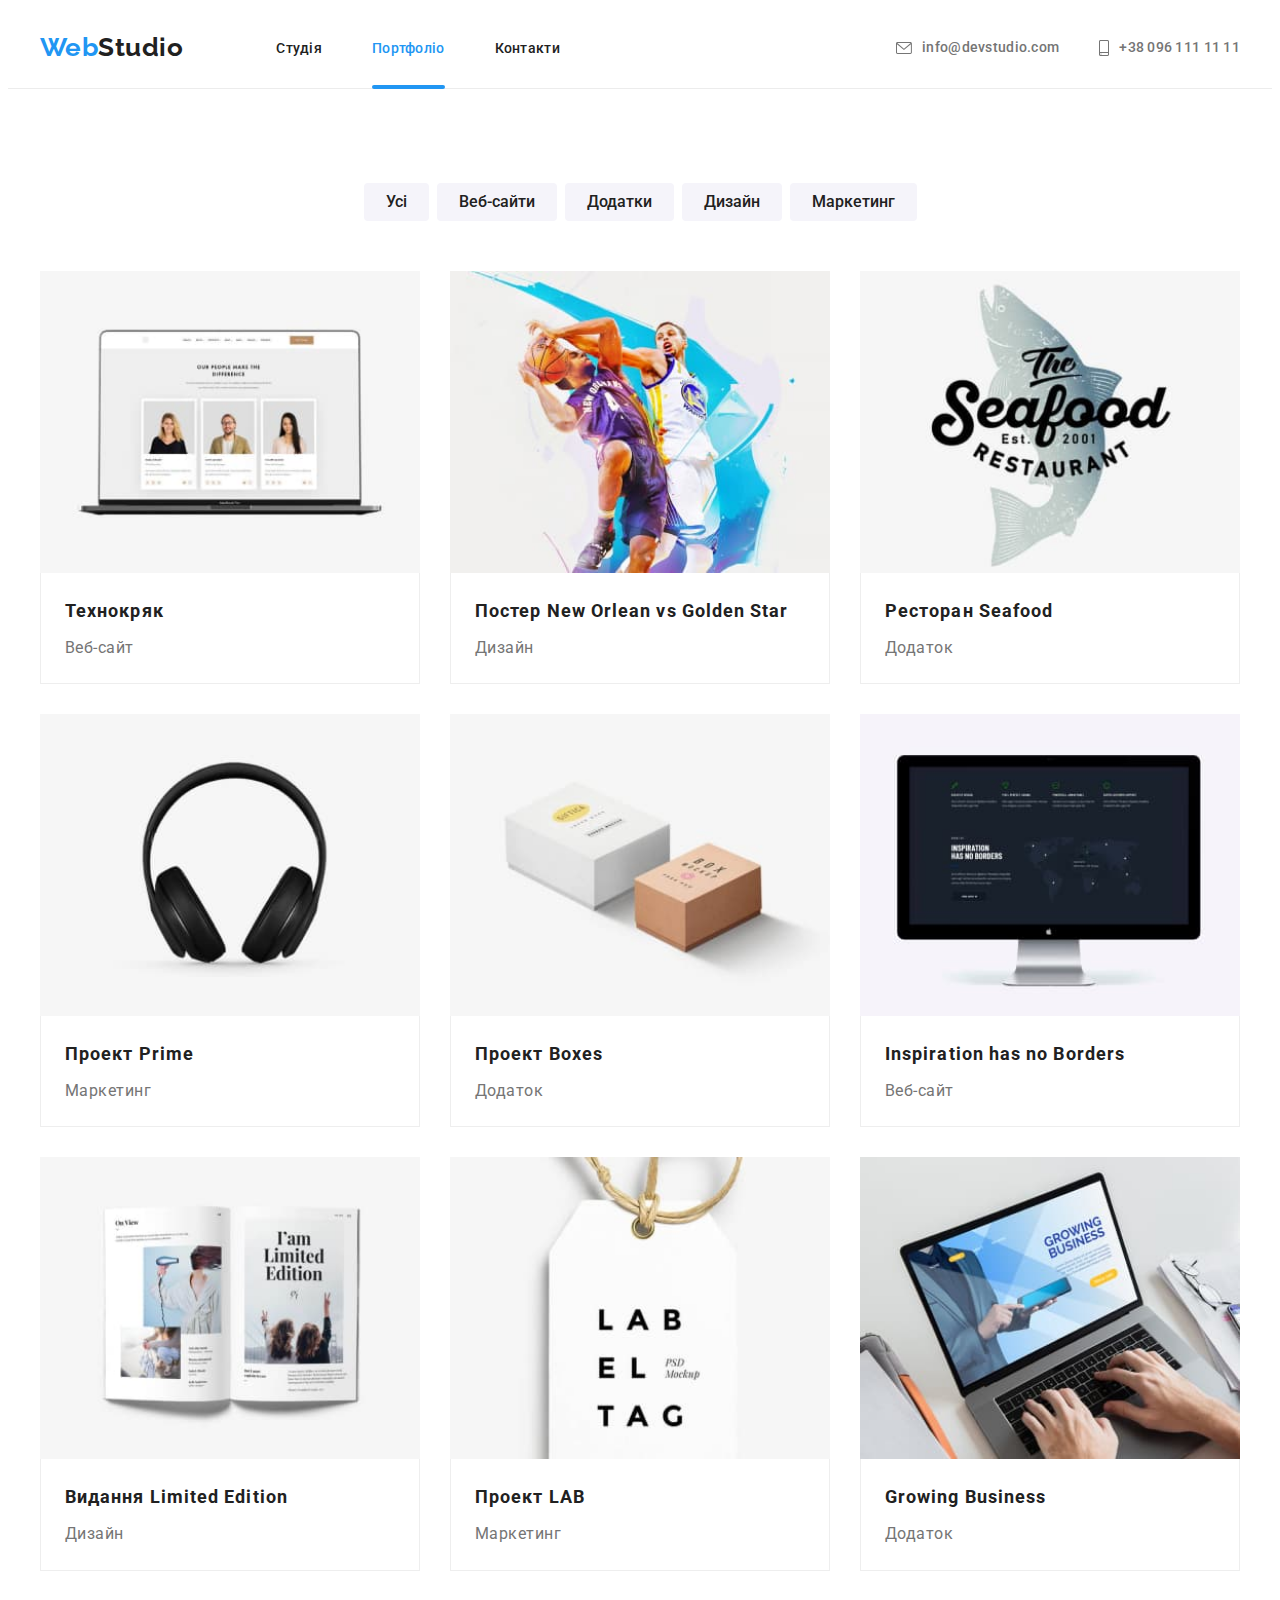
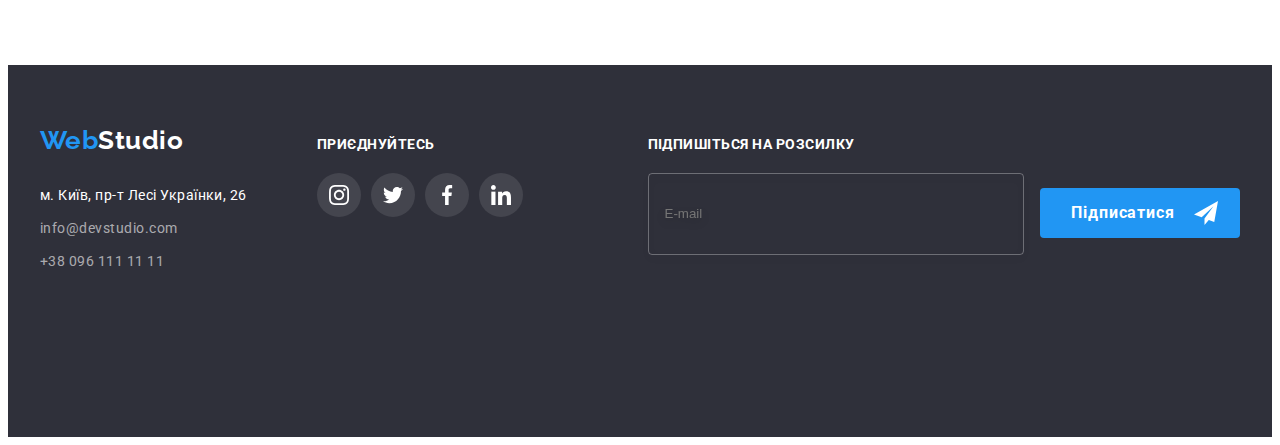
<file: portfolio.html>
<!DOCTYPE html>
<html lang="uk">
  <head>
    <meta charset="UTF-8" />
    <meta http-equiv="X-UA-Compatible" content="IE=edge" />
    <meta name="viewport" content="width=device-width, initial-scale=1.0" />
    <title>Портфоліо</title>
    <link rel="stylesheet" href="https://fonts.googleapis.com/css2?family=Raleway:wght@700&family=Roboto:wght@400;500;700;900&display=swap" />
    <link
      rel="stylesheet"
      href="https://cdnjs.cloudflare.com/ajax/libs/modern-normalize/1.1.0/modern-normalize.min.css"
      integrity="sha512-wpPYUAdjBVSE4KJnH1VR1HeZfpl1ub8YT/NKx4PuQ5NmX2tKuGu6U/JRp5y+Y8XG2tV+wKQpNHVUX03MfMFn9Q=="
      crossorigin="anonymous"
      referrerpolicy="no-referrer"
    />
    <link rel="stylesheet" href="./css/main.min.css" />
  </head>
  <body>
    <header class="header">
      <div class="container">
        <div class="header__container">
          <nav class="header__flex">
            <a lang="en" href="./index.html" class="logo">Web<span class="logo logo--accent">Studio</span></a>
            <ul class="header__nav">
              <li><a class="header__link" href="./index.html">Студія</a></li>
              <li><a class="header__link header__link--current" href="./portfolio.html">Портфоліо</a></li>
              <li><a class="header__link" href="#">Контакти</a></li>
            </ul>
          </nav>
          <ul class="header__contact">
            <li>
              <a class="header__contact-link" lang="en" href="mailto:info@devstudio.com">
                <svg width="16" height="12" class="mail">
                  <use href="./images/icons.svg#icon-envelope"></use>
                </svg>
                info@devstudio.com</a
              >
            </li>
            <li>
              <a class="header__contact-link" href="tel:+30961111111">
                <svg width="10" height="16" class="smartph">
                  <use href="./images/icons.svg#icon-phone"></use>
                </svg>
                +38 096 111 11 11
              </a>
            </li>
          </ul>
        </div>
      </div>
    </header>

    <main>
      <section class="main">
        <div class="container">
          <h1 hidden>Фільтри та портфоліо</h1>
          <ul class="main__list">
            <li>
              <button type="button" class="main__button">Усі</button>
            </li>
            <li>
              <button type="button" class="main__button">Веб-сайти</button>
            </li>
            <li>
              <button type="button" class="main__button">Додатки</button>
            </li>
            <li>
              <button type="button" class="main__button">Дизайн</button>
            </li>
            <li>
              <button type="button" class="main__button">Маркетинг</button>
            </li>
          </ul>
          <ul class="portfolio">
            <li class="card">
              <a href="">
                <div class="card__container">
                  <div class="card__text-overlay">
                    <p>Ресурс пропонує комплексні пропозиції з різним рівнем функціоналу та сервісів. Все це дозволить відвідувачу отримати вичерпні відомості про компанію чи приватну особу.</p>
                  </div>
                  <img class="card__img" src="./images/laptop_with_persons.jpg" alt="Ноутбук з фото-картками персоналу" width="370" />
                </div>
                <div class="card__text">
                  <h2 class="card__title">Технокряк</h2>
                  <p class="card__sub">Веб-сайт</p>
                </div>
              </a>
            </li>

            <li class="card">
              <a href="">
                <div class="card__container">
                  <div class="card__text-overlay">
                    <p>Ресурс пропонує комплексні пропозиції з різним рівнем функціоналу та сервісів. Все це дозволить відвідувачу отримати вичерпні відомості про компанію чи приватну особу.</p>
                  </div>
                  <img class="card__img" src="./images/basketball_players.jpg" alt="Хлопці, котрі грають у баскетбол" width="370" />
                </div>
                <div class="card__text">
                  <h2 class="card__title">Постер New Orlean vs Golden Star</h2>
                  <p class="card__sub">Дизайн</p>
                </div>
              </a>
            </li>

            <li class="card">
              <a href="">
                <div class="card__container">
                  <div class="card__text-overlay">
                    <p>Ресурс пропонує комплексні пропозиції з різним рівнем функціоналу та сервісів. Все це дозволить відвідувачу отримати вичерпні відомості про компанію чи приватну особу.</p>
                  </div>
                  <img class="card__img" src="./images/fish.jpg" alt="Риба на задньому фоні з назвою ресторана на передньому фоні" width="370" />
                </div>
                <div class="card__text">
                  <h2 class="card__title">Ресторан Seafood</h2>
                  <p class="card__sub">Додаток</p>
                </div>
              </a>
            </li>

            <li class="card">
              <a href="">
                <div class="card__container">
                  <div class="card__text-overlay">
                    <p>Ресурс пропонує комплексні пропозиції з різним рівнем функціоналу та сервісів. Все це дозволить відвідувачу отримати вичерпні відомості про компанію чи приватну особу.</p>
                  </div>

                  <img class="card__img" src="./images/headphones.jpg" alt="Накладні навушники" width="370" />
                </div>
                <div class="card__text">
                  <h2 class="card__title">Проект Prime</h2>
                  <p class="card__sub">Маркетинг</p>
                </div>
              </a>
            </li>

            <li class="card">
              <a href="">
                <div class="card__container">
                  <div class="card__text-overlay">
                    <p>Ресурс пропонує комплексні пропозиції з різним рівнем функціоналу та сервісів. Все це дозволить відвідувачу отримати вичерпні відомості про компанію чи приватну особу.</p>
                  </div>
                  <img class="card__img" src="./images/boxes.jpg" alt="Дві коробки різних розмірів" width="370" />
                </div>
                <div class="card__text">
                  <h2 class="card__title">Проект Boxes</h2>
                  <p class="card__sub">Додаток</p>
                </div>
              </a>
            </li>

            <li class="card">
              <a href="">
                <div class="card__container">
                  <div class="card__text-overlay">
                    <p>Ресурс пропонує комплексні пропозиції з різним рівнем функціоналу та сервісів. Все це дозволить відвідувачу отримати вичерпні відомості про компанію чи приватну особу.</p>
                  </div>
                  <img class="card__img" src="./images/the_stationary_screen.jpg" alt="Стіціонарний монітор з відкритою програмою" width="370" />
                </div>
                <div class="card__text">
                  <h2 class="card__title">Inspiration has no Borders</h2>
                  <p class="card__sub">Веб-сайт</p>
                </div>
              </a>
            </li>

            <li class="card">
              <a href="">
                <div class="card__container">
                  <div class="card__text-overlay">
                    <p>Ресурс пропонує комплексні пропозиції з різним рівнем функціоналу та сервісів. Все це дозволить відвідувачу отримати вичерпні відомості про компанію чи приватну особу.</p>
                  </div>
                  <img class="card__img" src="./images/magazine.jpg" alt="Розгорнутий журнал за статтею" width="370" />
                </div>
                <div class="card__text">
                  <h2 class="card__title">Видання Limited Edition</h2>
                  <p class="card__sub">Дизайн</p>
                </div>
              </a>
            </li>

            <li class="card">
              <a href="">
                <div class="card__container">
                  <div class="card__text-overlay">
                    <p>Ресурс пропонує комплексні пропозиції з різним рівнем функціоналу та сервісів. Все це дозволить відвідувачу отримати вичерпні відомості про компанію чи приватну особу.</p>
                  </div>
                  <img class="card__img" src="./images/tag.jpg" alt="Біла бірка з чорним надписом" width="370" />
                </div>
                <div class="card__text">
                  <h2 class="card__title">Проект LAB</h2>
                  <p class="card__sub">Маркетинг</p>
                </div>
              </a>
            </li>

            <li class="card">
              <a href="">
                <div class="card__container">
                  <div class="card__text-overlay">
                    <p>Ресурс пропонує комплексні пропозиції з різним рівнем функціоналу та сервісів. Все це дозволить відвідувачу отримати вичерпні відомості про компанію чи приватну особу.</p>
                  </div>
                  <img class="card__img" src="./images/laptop_and_hands.jpg" alt="Чоловічі руки набирають текст на клавіатурі ноутбука" width="370" />
                </div>
                <div class="card__text">
                  <h2 class="card__title">Growing Business</h2>
                  <p class="card__sub">Додаток</p>
                </div>
              </a>
            </li>
          </ul>
        </div>
      </section>
    </main>

    <footer class="footer">
      <div class="container">
        <div class="footer__flex">
          <div class="footer__logo">
            <a class="logo" lang="en" href="./index.html">Web<span class="logo logo--footer">Studio</span></a>
            <address class="address">
              <ul class="address__list">
                <li class="address__link">
                  <a class="address__map" href="https://goo.gl/maps/CPtrU1FHBa2aNyZL9" target="_blank" rel="noopener noreferrer nofollow">м. Київ, пр-т Лесі Українки, 26</a>
                </li>
                <li class="address__link">
                  <a class="address__contact" lang="en" href="mailto:info@devstudio.com">info@devstudio.com</a>
                </li>
                <li>
                  <a class="address__contact" href="tel:+380961111111">+38 096 111 11 11</a>
                </li>
              </ul>
            </address>
          </div>
          <div class="footer__socials">
            <p class="footer__p">приєднуйтесь</p>

            <ul class="social">
              <li class="social__items">
                <a class="social__footer" href="#">
                  <svg class="social-icons" width="20" height="20">
                    <use href="./images/icons.svg#icon-instagram-2"></use>
                  </svg>
                </a>
              </li>
              <li class="social__items">
                <a class="social__footer" href="#">
                  <svg width="20" height="20">
                    <use href="./images/icons.svg#icon-twitter-1"></use>
                  </svg>
                </a>
              </li>
              <li class="social__items">
                <a class="social__footer" href="#">
                  <svg width="20" height="20">
                    <use href="./images/icons.svg#icon-facebook-1"></use>
                  </svg>
                </a>
              </li>
              <li class="social__items">
                <a class="social__footer" href="#">
                  <svg width="20" height="20">
                    <use href="./images/icons.svg#icon-linkedin-1"></use>
                  </svg>
                </a>
              </li>
            </ul>
          </div>
          <div class="subscribes">
            <h2 class="footer__p">Підпишіться на розсилку</h2>

            <form name="form-subscribes" autocomplete="on">
              <label for="email-sub"></label>
              <input class="subscribes__input" id="email-sub" type="email" name="email-sub" placeholder="E-mail" required />
              <button class="subscribes__button" type="submit">
                Підписатися
                <svg class="icon-send" width="24" height="24">
                  <use href="./images/icons.svg#icon-icon-send"></use>
                </svg>
              </button>
            </form>
          </div>
        </div>
      </div>
    </footer>
  </body>
</html>
</file>
<file: css/main.min.css>
:root{--color-primery: #212121;--color-secondary: #757575;--color-accent: #2196f3;--color-white-bgc: #ffffff;--color-around-black-bgc: #2f303a;--color-around-white-bgc: #f5f5f5;--color-gray-bgc: #f5f4fa;--color-additional: #ffffff;--color-additional-second: rgba(255, 255, 255, 0.6);--color-button-accent: #188ce8;--color-icons: #afb1b8;--color-bgc-footer-icons: rgba(255, 255, 255, 0.1)}html{box-sizing:border-box}body{background-color:var(--color-white-bgc);color:var(--color-primery);font-family:Roboto,sans-serif;letter-spacing:.03em}.features,.works,.staff,.clients,.main{padding:94px 0}@media(max-width: 1199px){.features,.works,.staff,.clients,.main{padding:60px 0}}img{width:100%;display:block}.header__nav,.header__contact,.features__list,.works__list,.staff__list,.clients__list,.address__list,.footer__social-list,.main__list,.portfolio{list-style:none;padding:0;margin:0}h1,h2,h3,h4,h5,h6,p{margin:0}ul{margin:0;padding:0;list-style-type:none}a{text-decoration:none}.button{color:var(--color-additional);background-color:var(--color-accent);font-family:inherit;font-weight:700;font-size:16px;line-height:1.88;letter-spacing:.06em;cursor:pointer;padding:10px 24px;border-radius:4px;border:none;transition:background-color 250ms cubic-bezier(0.4, 0, 0.2, 1)}.button:hover,.button:focus{background-color:var(--color-button-accent)}.main__list{display:flex;justify-content:center;margin-bottom:50px;gap:8px}.main__button{color:var(--color-primery);background-color:var(--color-gray-bgc);font-family:inherit;font-weight:500;font-size:16px;line-height:1.62;text-align:center;cursor:pointer;padding:6px 22px;border-radius:4px;border:none;transition:color 250ms cubic-bezier(0.4, 0, 0.2, 1),background-color 250ms cubic-bezier(0.4, 0, 0.2, 1),box-shadow 250ms cubic-bezier(0.4, 0, 0.2, 1)}.main__button:hover,.main__button:focus{color:var(--color-white-bgc);background-color:var(--color-accent);box-shadow:0px 3px 1px rgba(0,0,0,.1),0px 1px 2px rgba(0,0,0,.08),0px 2px 2px rgba(0,0,0,.12)}.features{padding-bottom:0}.features__list{gap:30px}@media(min-width: 768px)and (max-width: 1199px){.features__list{display:flex;flex-wrap:wrap}}@media(min-width: 1200px){.features__list{display:flex;justify-content:center;gap:30px}}.features__card{flex-basis:calc((100% - 30px)/2)}.features__icons{width:270px;height:120px;background-color:var(--color-gray-bgc);margin-bottom:30px;display:flex;align-items:center;justify-content:center;border-radius:4px}@media(max-width: 479px){.features__icons{width:100%;margin-bottom:30px}}@media(max-width: 768px){.features__icons{width:100%;margin-bottom:30px}}@media(min-width: 768px)and (max-width: 1199px){.features__icons{width:100%}}.features__caption{font-weight:700;font-size:14px;line-height:1.14;text-transform:uppercase;width:270px;border-radius:4px;margin-bottom:10px}@media(max-width: 479px){.features__caption{margin-left:auto}}@media(max-width: 480px){.features__caption{margin-left:auto}}.features__p{color:var(--color-secondary);font-weight:normal;font-size:14px;line-height:1.71}@media(max-width: 479px){.features__p{margin-bottom:30px}}@media(min-width: 480px)and (max-width: 767px){.features__p{margin-bottom:30px}}@media(min-width: 768px)and (max-width: 1199px){.features__p{margin-bottom:60px}}.portfolio{display:flex;gap:30px;flex-wrap:wrap}.card{flex-basis:calc((100% - 60px)/3)}.card__container{position:relative;overflow:hidden}.card__text{border:1px solid #eee;border-top:none;padding:20px 24px}.card__title{color:var(--color-primery);font-weight:700;font-size:18px;line-height:2;letter-spacing:.06em;margin-bottom:4px}.card__sub{color:var(--color-secondary);font-weight:400;font-size:16px;line-height:1.9}.card:hover,.card:focus{box-shadow:0px 1px 1px rgba(0,0,0,.12),0px 4px 4px rgba(0,0,0,.06),1px 4px 6px rgba(0,0,0,.16)}.card__text-overlay{position:absolute;left:0;bottom:0;width:100%;height:294px;transform:translateY(101%);transition:transform 250ms cubic-bezier(0.4, 0, 0.2, 1);background:rgba(33,150,243,.9);color:var(--color-additional);font-weight:400;font-size:18px;line-height:1.56;padding:63px 24px}.card:hover .card__text-overlay,.card:focus .card__text-overlay{transform:translateY(0)}.clients__title{font-weight:700;font-size:36px;line-height:1.17;text-align:center;margin-bottom:50px}@media(max-width: 1199px){.clients__title{font-size:28px;line-height:1.18}}.clients__list{display:flex;flex-wrap:wrap;align-items:center;gap:30px}.clients__items{width:170px;height:92px;flex-basis:calc((100% - 150px)/6);align-items:center;justify-content:center}@media(max-width: 479px){.clients__items{flex-basis:calc((100% - 30px)/2)}}@media(min-width: 480px)and (max-width: 768px){.clients__items{flex-basis:calc((100% - 30px)/2)}}@media(min-width: 768px)and (max-width: 1199px){.clients__items{flex-basis:calc((100% - 60px)/3)}}.clients__link{width:100%;height:100%;display:flex;align-items:center;justify-content:center;background-color:var(--color-additional);fill:var(--color-icons);border:1px solid #afb1b8;border-radius:4px;transition:fill 250ms cubic-bezier(0.4, 0, 0.2, 1),border-color 250ms cubic-bezier(0.4, 0, 0.2, 1)}.clients__link:hover,.clients__link:focus{fill:var(--color-accent);border-color:var(--color-accent)}.logo{color:var(--color-accent);text-decoration:none;font-family:raleway,sans-serif;font-weight:700;font-size:26px;line-height:1.19}.logo--accent{color:var(--color-primery)}.logo--footer{color:var(--color-additional);padding:60px 0}.footer__logo{margin-bottom:60px}@media(min-width: 768px)and (max-width: 1199px){.footer__logo{margin-right:165px;margin-top:60px}}.modal-menu{position:fixed;top:0;left:0;max-height:100%;width:100%;height:100%;background-color:#fff;padding:48px 40px;margin-bottom:auto;z-index:999;transform:translateX(100%);transition:transform 250ms ease-in-out}.modal-menu__nav{font-family:"Roboto";font-style:normal;font-weight:500;font-size:40px;line-height:1.18;letter-spacing:.02em;color:#212121;margin-bottom:auto}.modal-menu__nav--current{color:var(--color-accent)}.modal-menu__link{margin-bottom:30px}.modal-menu__list{margin-bottom:32px;font-weight:500;font-size:34px;line-height:40px;color:#212121}.modal-menu__contact{margin-bottom:64px}.modal-menu__contact-link{color:#757575;font-weight:500;font-size:24px;line-height:1.17}.modal-menu__contact-link--accent{color:var(--color-accent);font-size:34px;line-height:1.18}.modal-menu__socials{display:flex;flex-wrap:wrap}.modal-menu__social-link{font-size:18px;line-height:1.22;color:var(--color-accent)}.modal-menu__button{width:30px;height:30px;color:#000;background-color:#fff;border:none;cursor:pointer}.modal-menu.is-open{transform:translateX(0)}.modal-menu__social-list:not(:last-child) .modal-menu__social-link{padding-right:10px;border-right:1px solid rgba(33,33,33,.21)}.modal-menu__social-list:not(:first-child) .modal-menu__social-link{padding-left:10px}.container__mobile{display:flex;flex-direction:column;height:100%}.hero{background-color:var(--color-around-black-bgc);padding:118px 0;width:100%;margin-left:auto;margin-right:auto;background-image:linear-gradient(to right, rgba(47, 48, 58, 0.4), rgba(47, 48, 58, 0.4)),url("../images/people_mobile.jpg");background-position:center;background-repeat:no-repeat;background-size:cover}@media screen and (max-width: 767px)and (min-device-pixel-ratio: 2),screen and (max-width: 768px)and (-webkit-min-device-pixel-ratio: 2),screen and (max-width: 768px)and (min-resolution: 192dpi),screen and (max-width: 768px)and (min-resolution: 2dppx){.hero{background-image:linear-gradient(to right, rgba(47, 48, 58, 0.4), rgba(47, 48, 58, 0.4)),url("../images/people_mobile@2x.jpg")}}@media screen and (min-width: 768px)and (max-width: 1199px){.hero{background-image:linear-gradient(to right, rgba(47, 48, 58, 0.4), rgba(47, 48, 58, 0.4)),url("../images/people_tablet.jpg")}}@media screen and (min-width: 768px)and (max-width: 1199px)and (min-device-pixel-ratio: 2),screen and (min-width: 769px)and (max-width: 1199px)and (-webkit-min-device-pixel-ratio: 2),screen and (min-width: 769px)and (max-width: 1199px)and (min-resolution: 192dpi),screen and (min-width: 769px)and (max-width: 1199px)and (min-resolution: 2dppx){.hero{background-image:linear-gradient(to right, rgba(47, 48, 58, 0.4), rgba(47, 48, 58, 0.4)),url("../images/people_tablet@2x.jpg")}}@media screen and (min-width: 1200px){.hero{background-image:linear-gradient(to right, rgba(47, 48, 58, 0.4), rgba(47, 48, 58, 0.4)),url("../images/people.jpg")}}@media screen and (min-width: 1200px)and (min-device-pixel-ratio: 2),screen and (min-width: 1200px)and (-webkit-min-device-pixel-ratio: 2),screen and (min-width: 1200px)and (min-resolution: 192dpi),screen and (min-width: 1200px)and (min-resolution: 2dppx){.hero{background-image:linear-gradient(to right, rgba(47, 48, 58, 0.4), rgba(47, 48, 58, 0.4)),url("../images/people@2x.jpg")}}@media(min-width: 1200px){.hero{max-width:1600px;padding:200px 0}}@media(max-width: 479px){.hero{height:400px;width:100%}}.hero__title{color:var(--color-additional);font-weight:900;font-size:44px;line-height:1.36;text-align:center;letter-spacing:.06em;text-transform:uppercase;margin-bottom:30px}@media(max-width: 1199px){.hero__title{font-size:26px;line-height:1.62}}.hero__button{display:flex;justify-content:center}.staff{background-color:var(--color-gray-bgc)}.staff__title{font-weight:700;font-size:36px;line-height:1.17;text-align:center;margin-bottom:50px}@media(max-width: 767px){.staff__title{font-size:28px;line-height:1.18px}}.staff__list{display:flex;flex-wrap:wrap}@media(min-width: 1200px){.staff__list{justify-content:space-between;align-items:center;gap:30px}}.staff__cards{flex-basis:calc((100% - 90px)/4)}@media(max-width: 479px){.staff__cards{flex-basis:100%;margin-bottom:30px}}@media(min-width: 480px)and (max-width: 768px){.staff__cards{flex-basis:100%;margin-bottom:30px}}@media(min-width: 768px)and (max-width: 1199px){.staff__cards{flex-basis:calc((100% - 30px)/2);margin-bottom:30px;margin-right:15px}}.staff__caption{font-weight:500;font-size:16px;line-height:1.19;text-align:center;margin-bottom:10px}.staff__sub{color:var(--color-secondary);font-weight:400;font-size:16px;line-height:1.19;text-align:center;margin-bottom:16px}.staff__text{padding:30px 70px;background-color:#fff;box-shadow:0px 1px 3px rgba(0,0,0,.12),0px 1px 1px rgba(0,0,0,.14),0px 2px 1px rgba(0,0,0,.2)}.staff__text:nth-child(2){padding:30px 32px 30px 32px}.social{display:flex;align-items:center;justify-content:center;gap:10px}.social__items{width:44px;height:44px}.social__link{width:100%;height:100%;display:flex;align-items:center;justify-content:center;border-radius:50%;background-color:var(--color-additional);fill:var(--color-icons);transition:background-color 250ms cubic-bezier(0.4, 0, 0.2, 1),fill 250ms cubic-bezier(0.4, 0, 0.2, 1)}.social__link:hover,.social__link:focus{background-color:var(--color-accent);fill:var(--color-additional)}.works__title{font-weight:700;font-size:36px;line-height:1.17;text-align:center;margin-bottom:50px}.works__list{display:flex;justify-content:space-between;align-items:center;gap:30px;margin-bottom:94px}.works__position{position:relative}.works__cards{position:absolute;bottom:0px;left:0;min-width:370px;background:rgba(47,48,58,.8);padding:27px 0;color:var(--color-additional);font-weight:700;font-size:14px;line-height:1.14;text-align:center;text-transform:uppercase}@media(max-width: 1200px){.works{display:none}}.container{margin-left:auto;margin-right:auto;padding-right:15px;padding-left:15px}@media(max-width: 480px){.container{max-width:480px}}@media(min-width: 480px)and (max-width: 768px){.container{max-width:786px}}@media(min-width: 768px)and (max-width: 1199px){.container{max-width:1199px}}@media(min-width: 1200px){.container{width:1200px}}.header{border-bottom:1px solid #ececec}.header__container{display:flex;justify-content:space-between;align-items:center}.header__flex{display:flex;align-items:center;flex-grow:1;padding-top:24px;padding-bottom:25px;gap:93px}@media(min-width: 480px)and (max-width: 768px){.header__flex{display:flex;align-items:center;flex-grow:1;padding-top:10px;padding-bottom:10px;gap:93px}}.header__nav{display:none}@media(min-width: 768px){.header__nav{display:flex;justify-content:flex-start;align-items:center;gap:50px}}.header__burger{display:flex;margin-left:auto;background-color:#fff;border:none}@media(min-width: 768px){.header__burger{display:none}}@media(min-width: 768px)and (max-width: 1199px){.header__list{margin-bottom:10px}}.header__link{position:relative;padding:28px 0;font-weight:500;font-size:14px;line-height:1.14;letter-spacing:.02em;text-decoration:none;color:var(--color-primery);transition:color 250ms cubic-bezier(0.4, 0, 0.2, 1)}.header__link--current{color:var(--color-accent);text-decoration:none}.header__link--current::after{content:"";position:absolute;bottom:-5px;left:0;width:100%;height:4px;border-radius:2px;background-color:var(--color-accent)}@media(min-width: 768px)and (max-width: 1199px){.header__link--current::after{bottom:-7px}}.header__contact{display:flex;gap:40px;align-items:center;font-weight:500;font-size:14px;line-height:1.14;letter-spacing:.02em;text-decoration:none}@media(max-width: 478px){.header__contact{display:none}}@media(max-width: 768px){.header__contact{display:none}}@media(min-width: 768px)and (max-width: 1199px){.header__contact{display:block;padding-top:21px;padding-bottom:21px}}.header__contact-link{color:var(--color-secondary);text-decoration:none;display:flex;align-items:center;fill:var(--color-secondary);gap:10px;transition:fill 250ms cubic-bezier(0.4, 0, 0.2, 1),color 250ms cubic-bezier(0.4, 0, 0.2, 1)}.header__link:hover,.header__link:focus,.header__contact-link:hover,.header__contact-link:focus{color:var(--color-accent);fill:var(--color-accent)}.backdrop{position:fixed;width:100%;height:100%;top:0;left:0;background-color:rgba(0,0,0,.2);opacity:1;transition:opacity 250ms cubic-bezier(0.4, 0, 0.2, 1)}.modal{position:absolute;top:50%;left:50%;transform:translate(-50%, -50%) scale(1);transition:transform 250ms cubic-bezier(0.4, 0, 0.2, 1);background-color:var(--color-white-bgc);max-width:528px;max-height:581px;height:100%;width:100%;box-shadow:0px 1px 3px rgba(0,0,0,.12),0px 1px 1px rgba(0,0,0,.14),0px 2px 1px rgba(0,0,0,.2);border-radius:4px;padding:40px}@media(max-width: 479px){.modal{width:100%;max-height:609px}}@media(min-width: 480px)and (max-width: 767px){.modal{width:100%;max-height:609px}}.backdrop.is-hidden{opacity:0;pointer-events:none}.backdrop.is-hidden .modal{transform:translate(-50%, -50%) scale(0.9);transition:transform 250ms cubic-bezier(0.4, 0, 0.2, 1)}.modal__closed{display:flex;position:absolute;top:8px;right:8px;width:30px;height:30px;justify-content:center;align-items:center;margin-bottom:2px}.button-close{width:30px;height:30px;color:#000;background-color:#fff;border-radius:50%;border:1px solid rgba(0,0,0,.1);cursor:pointer}.button-close:focus,.button-close:hover{fill:var(--color-accent)}.modal__title{font-weight:700;font-size:20px;line-height:1.15;text-align:center;color:var(--color-primery);margin-bottom:12px}.modal__label{display:flex;font-weight:400;font-size:12px;line-height:1.17;letter-spacing:.01em;color:var(--color-secondary);margin-bottom:4px}.modal__input{height:40px;width:100%;border:1px solid rgba(33,33,33,.2);border-radius:4px;outline:none;padding:0 12px 0 42px;transition:border-color 250ms cubic-bezier(0.4, 0, 0.2, 1)}.modal__input:hover,.modal__input:focus,.modal__textarea:hover,.modal__textarea:focus{border-color:var(--color-accent)}.modal__input:focus+.modal__icon,.modal__input:hover+.modal__icon{fill:var(--color-accent)}.modal__field{position:relative;margin-bottom:10px}.modal__icon{position:absolute;top:50%;left:12px;margin-bottom:14px;transform:translateY(-50%);transition:fill 250ms cubic-bezier(0.4, 0, 0.2, 1)}.modal__textarea{width:100%;height:120px;border:1px solid rgba(33,33,33,.2);border-radius:4px;padding:12px 16px;margin-bottom:16px;resize:none;outline:none;transition:border-color 250ms cubic-bezier(0.4, 0, 0.2, 1)}.modal__textarea::-moz-placeholder{font-size:12px;line-height:1.17}.modal__textarea:-ms-input-placeholder{font-size:12px;line-height:1.17}.modal__textarea::placeholder{font-size:12px;line-height:1.17}.checkbox{margin-bottom:30px;display:flex;margin-left:12px}.checkbox__link{color:var(--color-accent);text-decoration:underline}.checkbox__title{position:relative;color:var(--color-secondary);font-weight:400;font-size:14px;line-height:1.7;padding-left:24px}@media(max-width: 479px){.checkbox__title{font-size:12px;line-height:1.6;padding-left:18px;padding-top:2px}}@media(min-width: 480px)and (max-width: 767px){.checkbox__title{font-size:12px;line-height:1.6;padding-left:18px;padding-top:2px}}.checkbox__input{-webkit-appearance:none;-moz-appearance:none;appearance:none;transition:fill 250ms cubic-bezier(0.4, 0, 0.2, 1),background-color 250ms cubic-bezier(0.4, 0, 0.2, 1),border-color 250ms cubic-bezier(0.4, 0, 0.2, 1)}.checkbox__icon{position:absolute;margin:4px 7px 0 0;transition:fill 250ms cubic-bezier(0.4, 0, 0.2, 1),background-color 250ms cubic-bezier(0.4, 0, 0.2, 1),border-color 250ms cubic-bezier(0.4, 0, 0.2, 1)}@media(max-width: 479px){.checkbox__icon{margin:4px 7px 0 -8px}}@media(min-width: 480px)and (max-width: 767px){.checkbox__icon{margin:4px 7px 0 -8px}}.icon-check{fill:rgba(0,0,0,0);border:2px solid #000;border-radius:2px}.checkbox__input:checked+.checkbox__icon{fill:var(--color-additional);background-color:var(--color-accent);border-color:var(--color-accent)}.submit-button{display:block;margin:0 auto;width:200px;height:50px;padding:10px 52px}.footer{background-color:var(--color-around-black-bgc);padding:60px 0}@media(min-width: 1200px){.footer{height:252px}}.footer__flex{align-items:baseline;text-align:center}@media(min-width: 768px)and (max-width: 1199px){.footer__flex{display:flex;align-items:baseline;justify-content:center;flex-wrap:wrap}}@media(min-width: 1200px){.footer__flex{display:flex;align-items:baseline;text-align:inherit}}.footer__socials{margin-bottom:60px}@media(min-width: 1200px){.footer__socials{margin-left:70px}}.footer__p{font-weight:700;font-size:14px;line-height:1.14;text-transform:uppercase;color:var(--color-additional);margin-bottom:20px}.address{font-family:"Roboto",sans-serif;font-style:normal;font-size:14px;line-height:1.71;text-decoration:none;margin-top:28px}.address__link{margin-bottom:9px}.address__map{color:var(--color-additional);text-decoration:none;transition:color 250ms cubic-bezier(0.4, 0, 0.2, 1)}.address__contact{color:var(--color-additional-second);text-decoration:none;transition:color 250ms cubic-bezier(0.4, 0, 0.2, 1)}.address__map:hover,.address__map:focus,.address__contact:hover,.address__contact:focus{color:var(--color-accent)}.social__footer{width:100%;height:100%;display:flex;align-items:center;justify-content:center;border-radius:50%;background-color:var(--color-bgc-footer-icons);fill:var(--color-additional);transition:background-color 250ms cubic-bezier(0.4, 0, 0.2, 1),fill 250ms cubic-bezier(0.4, 0, 0.2, 1)}.social__footer:hover,.social__footer:focus{background-color:var(--color-accent);fill:var(--color-additional)}.subscribes{margin-left:auto}@media(min-width: 768px)and (max-width: 1199px){.subscribes{margin-left:0}}.subscribes__input{width:358px;height:50px;border:1px solid rgba(255,255,255,.3);filter:drop-shadow(0px 4px 4px rgba(0, 0, 0, 0.15));border-radius:4px;background-color:rgba(0,0,0,0);padding:15px 0 15px 16px}@media(max-width: 479px){.subscribes__input{width:100%;margin-bottom:20px}}@media(min-width: 480px)and (max-width: 767px){.subscribes__input{width:100%;margin-bottom:20px}}@media(min-width: 768px)and (max-width: 1199px){.subscribes__input{display:flex;margin-bottom:30px;width:450px}}.form-subscribes{display:flex;justify-content:center}.subscribes__button{position:relative;color:var(--color-additional);background-color:var(--color-accent);font-family:inherit;font-weight:700;font-size:16px;line-height:1.88;letter-spacing:.06em;cursor:pointer;width:200px;padding:10px 62px 10px 28px;border-radius:4px;border:none;margin-left:12px;transition:background-color 250ms cubic-bezier(0.4, 0, 0.2, 1)}.subscribes__button:hover,.subscribes__button:focus{background-color:var(--color-button-accent)}.icon-send{position:absolute;fill:var(--color-additional);top:25%;right:22px;width:24px;height:24px}/*# sourceMappingURL=main.min.css.map */
</file>
